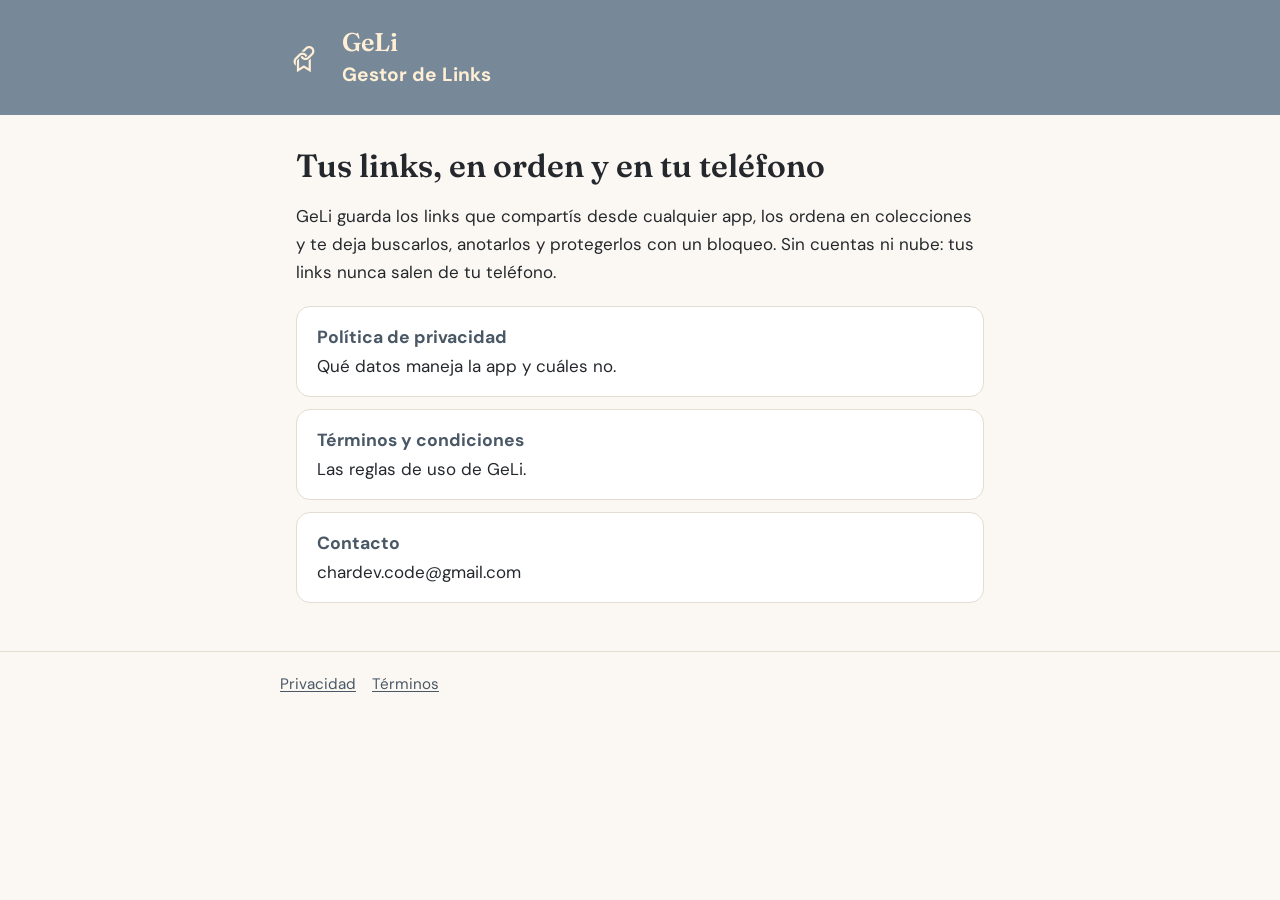
<file: index.html>
<!doctype html>
<html lang="es-AR">
<head>
<meta charset="utf-8">
<meta name="viewport" content="width=device-width, initial-scale=1">
<title>GeLi · Gestor de Links</title>
<meta name="description" content="GeLi guarda y ordena tus links en tu teléfono. Sin cuentas, sin nube: tus links nunca salen de tu teléfono.">
<link rel="icon" href="icono.png">
<link rel="preconnect" href="https://fonts.googleapis.com">
<link rel="preconnect" href="https://fonts.gstatic.com" crossorigin>
<link href="https://fonts.googleapis.com/css2?family=DM+Sans:wght@400;600;700&family=Fraunces:opsz,wght@9..144,600&display=swap" rel="stylesheet">
<link rel="stylesheet" href="estilos.css">
</head>
<body>
<header><div class="wrap"><img src="icono.png" alt=""><div><span class="name">GeLi</span><div class="tag">Gestor de Links</div></div></div></header>
<main class="wrap">
<h1>Tus links, en orden y en tu teléfono</h1>
<p>GeLi guarda los links que compartís desde cualquier app, los ordena en colecciones y te deja buscarlos, anotarlos y protegerlos con un bloqueo. Sin cuentas ni nube: tus links nunca salen de tu teléfono.</p>
<nav class="cards">
<a href="privacidad.html"><strong>Política de privacidad</strong>Qué datos maneja la app y cuáles no.</a>
<a href="terminos.html"><strong>Términos y condiciones</strong>Las reglas de uso de GeLi.</a>
<a href="mailto:chardev.code@gmail.com"><strong>Contacto</strong>chardev.code@gmail.com</a>
</nav>
</main>
<footer><div class="wrap"><a href="privacidad.html">Privacidad</a><a href="terminos.html">Términos</a></div></footer>
</body>
</html>
</file>
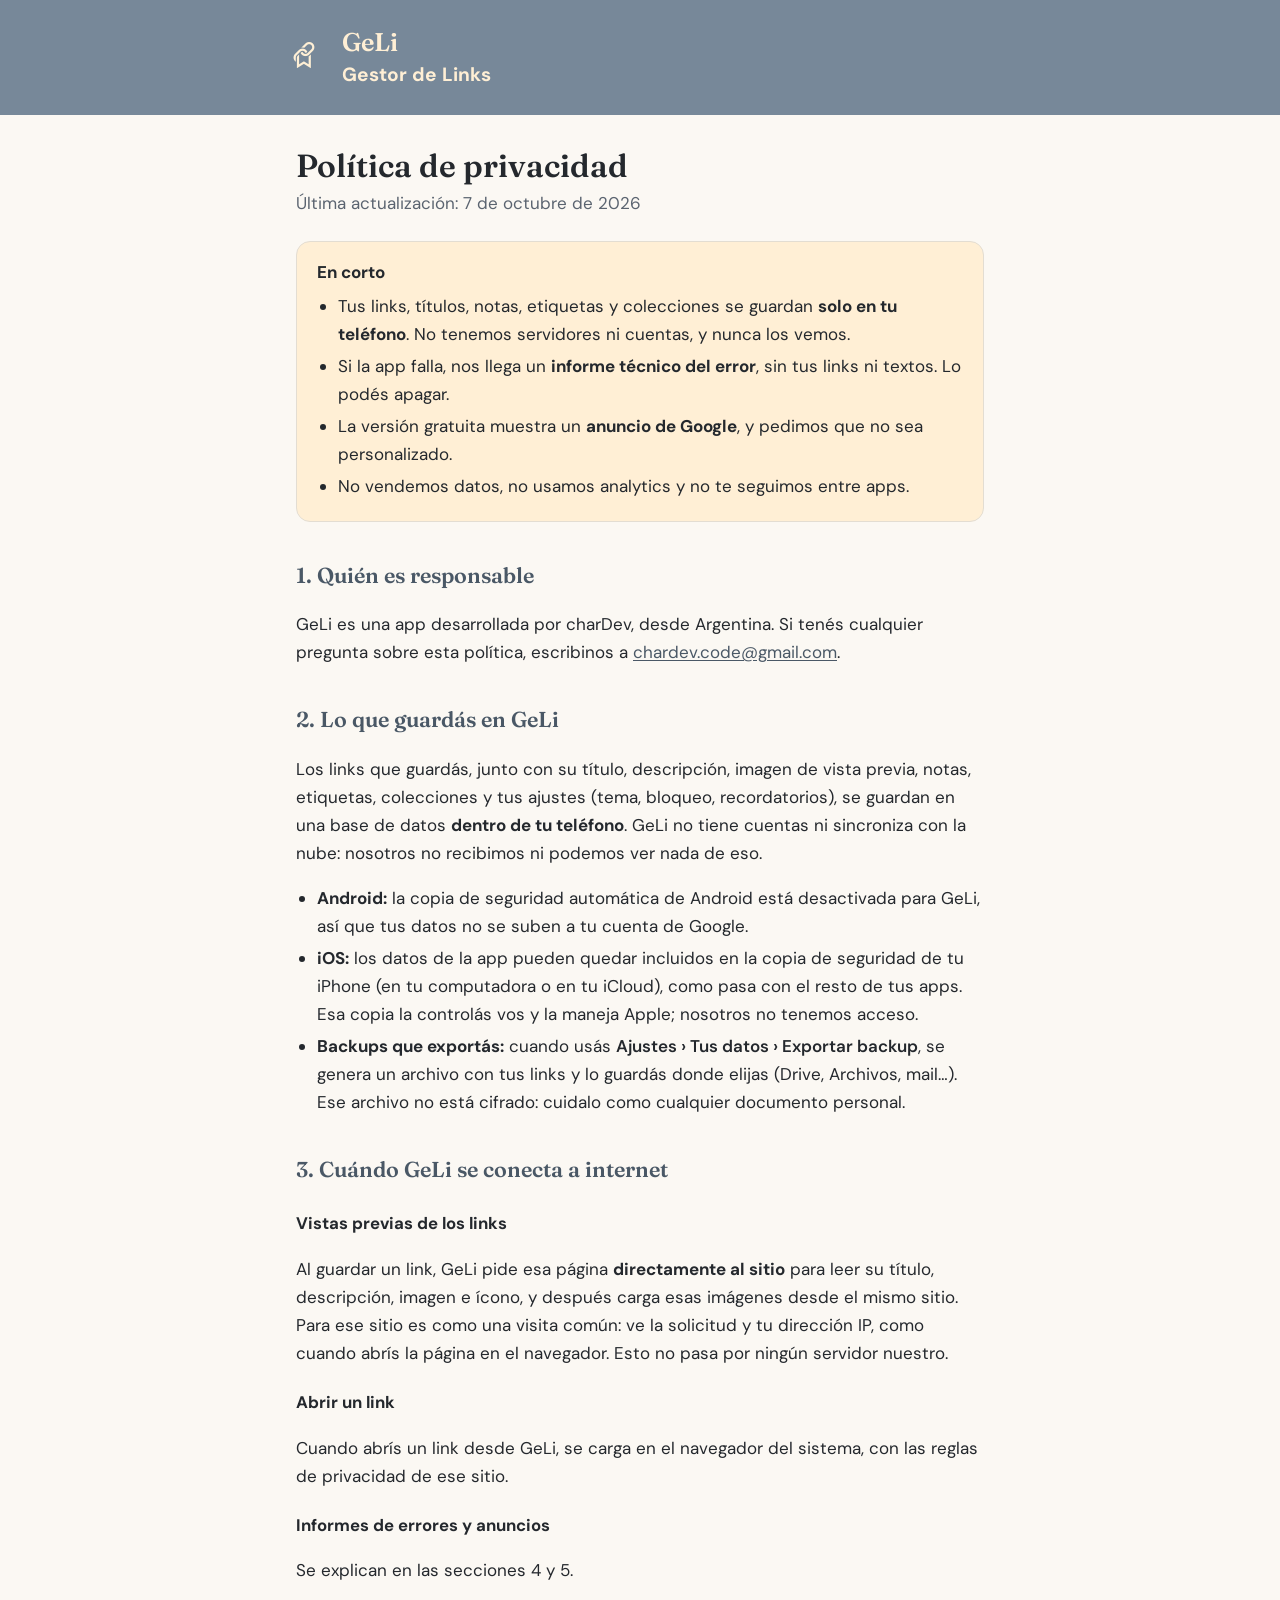
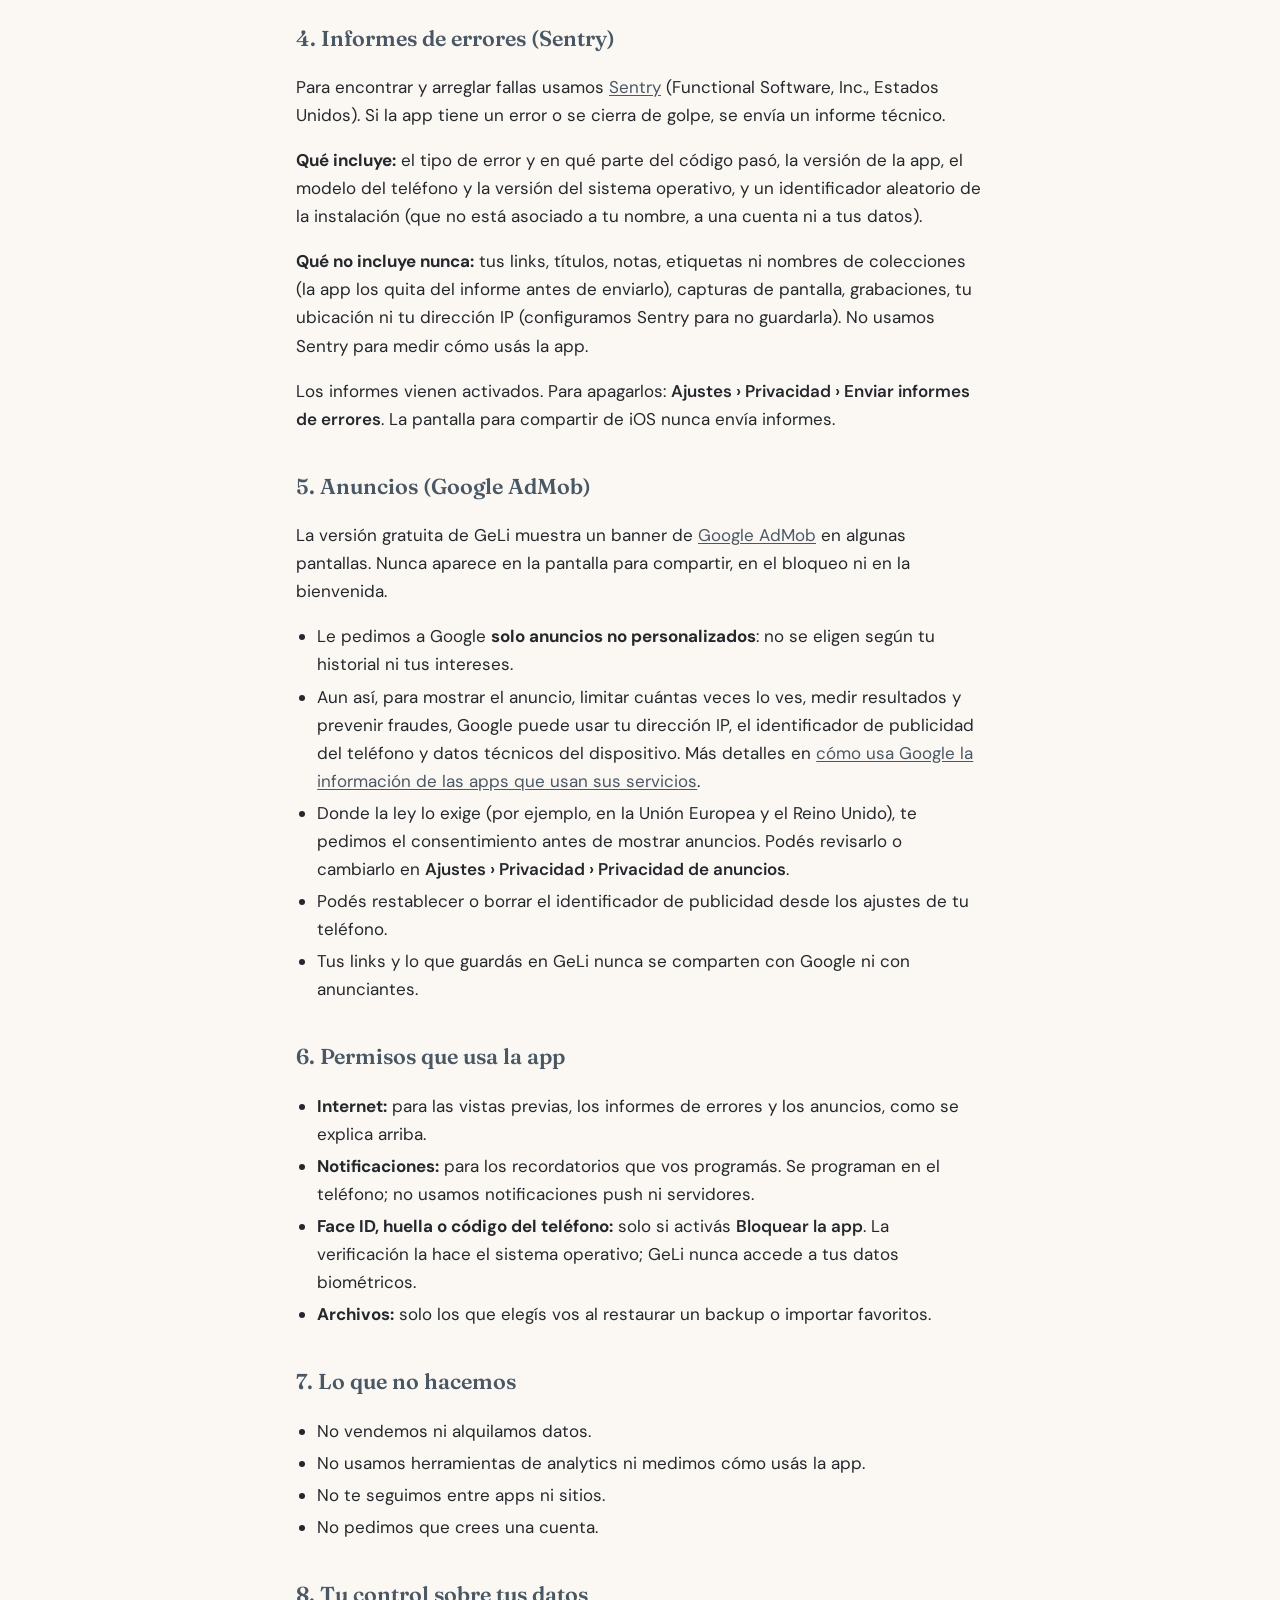
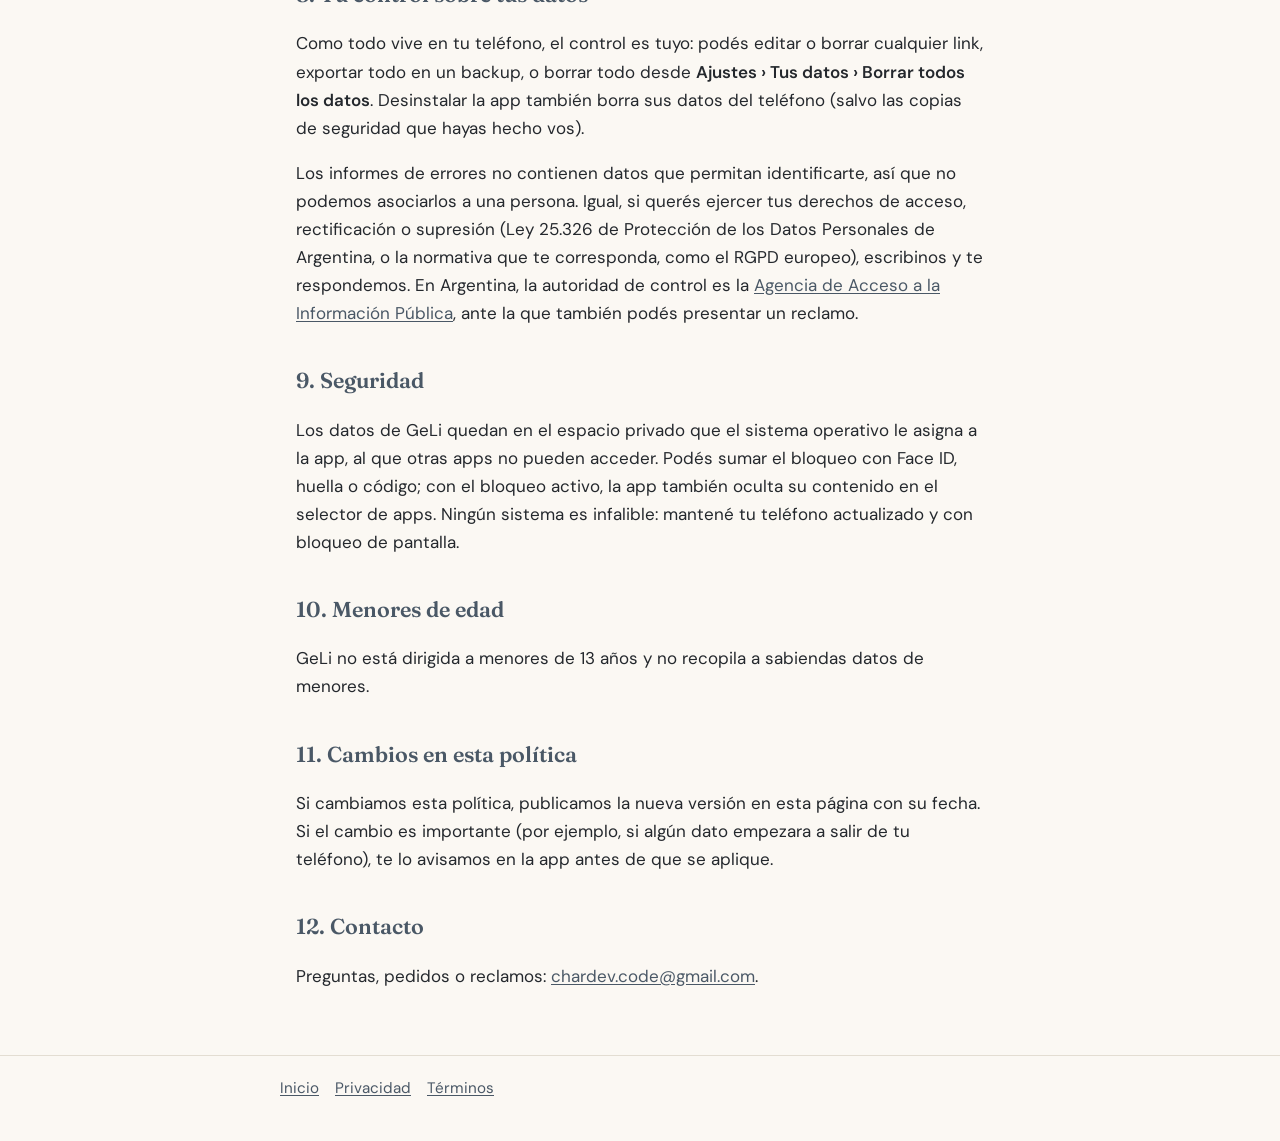
<file: privacidad.html>
<!doctype html>
<html lang="es-AR">
<head>
<meta charset="utf-8">
<meta name="viewport" content="width=device-width, initial-scale=1">
<title>Política de privacidad · GeLi</title>
<meta name="description" content="Qué datos maneja GeLi, el gestor de links privado: tus links nunca salen de tu teléfono.">
<link rel="icon" href="icono.png">
<link rel="preconnect" href="https://fonts.googleapis.com">
<link rel="preconnect" href="https://fonts.gstatic.com" crossorigin>
<link href="https://fonts.googleapis.com/css2?family=DM+Sans:wght@400;600;700&family=Fraunces:opsz,wght@9..144,600&display=swap" rel="stylesheet">
<link rel="stylesheet" href="estilos.css">
</head>
<body>
<header><div class="wrap"><a href="./"><img src="icono.png" alt=""></a><div><a href="./" class="name">GeLi</a><div class="tag">Gestor de Links</div></div></div></header>
<main class="wrap">
<h1>Política de privacidad</h1>
<p class="updated">Última actualización: 7 de octubre de 2026</p>

<div class="summary">
<strong>En corto</strong>
<ul>
<li>Tus links, títulos, notas, etiquetas y colecciones se guardan <strong>solo en tu teléfono</strong>. No tenemos servidores ni cuentas, y nunca los vemos.</li>
<li>Si la app falla, nos llega un <strong>informe técnico del error</strong>, sin tus links ni textos. Lo podés apagar.</li>
<li>La versión gratuita muestra un <strong>anuncio de Google</strong>, y pedimos que no sea personalizado.</li>
<li>No vendemos datos, no usamos analytics y no te seguimos entre apps.</li>
</ul>
</div>

<h2>1. Quién es responsable</h2>
<p>GeLi es una app desarrollada por charDev, desde Argentina. Si tenés cualquier pregunta sobre esta política, escribinos a <a href="mailto:chardev.code@gmail.com">chardev.code@gmail.com</a>.</p>

<h2>2. Lo que guardás en GeLi</h2>
<p>Los links que guardás, junto con su título, descripción, imagen de vista previa, notas, etiquetas, colecciones y tus ajustes (tema, bloqueo, recordatorios), se guardan en una base de datos <strong>dentro de tu teléfono</strong>. GeLi no tiene cuentas ni sincroniza con la nube: nosotros no recibimos ni podemos ver nada de eso.</p>
<ul>
<li><strong>Android:</strong> la copia de seguridad automática de Android está desactivada para GeLi, así que tus datos no se suben a tu cuenta de Google.</li>
<li><strong>iOS:</strong> los datos de la app pueden quedar incluidos en la copia de seguridad de tu iPhone (en tu computadora o en tu iCloud), como pasa con el resto de tus apps. Esa copia la controlás vos y la maneja Apple; nosotros no tenemos acceso.</li>
<li><strong>Backups que exportás:</strong> cuando usás <span class="path">Ajustes › Tus datos › Exportar backup</span>, se genera un archivo con tus links y lo guardás donde elijas (Drive, Archivos, mail…). Ese archivo no está cifrado: cuidalo como cualquier documento personal.</li>
</ul>

<h2>3. Cuándo GeLi se conecta a internet</h2>
<h3>Vistas previas de los links</h3>
<p>Al guardar un link, GeLi pide esa página <strong>directamente al sitio</strong> para leer su título, descripción, imagen e ícono, y después carga esas imágenes desde el mismo sitio. Para ese sitio es como una visita común: ve la solicitud y tu dirección IP, como cuando abrís la página en el navegador. Esto no pasa por ningún servidor nuestro.</p>
<h3>Abrir un link</h3>
<p>Cuando abrís un link desde GeLi, se carga en el navegador del sistema, con las reglas de privacidad de ese sitio.</p>
<h3>Informes de errores y anuncios</h3>
<p>Se explican en las secciones 4 y 5.</p>

<h2>4. Informes de errores (Sentry)</h2>
<p>Para encontrar y arreglar fallas usamos <a href="https://sentry.io/privacy/">Sentry</a> (Functional Software, Inc., Estados Unidos). Si la app tiene un error o se cierra de golpe, se envía un informe técnico.</p>
<p><strong>Qué incluye:</strong> el tipo de error y en qué parte del código pasó, la versión de la app, el modelo del teléfono y la versión del sistema operativo, y un identificador aleatorio de la instalación (que no está asociado a tu nombre, a una cuenta ni a tus datos).</p>
<p><strong>Qué no incluye nunca:</strong> tus links, títulos, notas, etiquetas ni nombres de colecciones (la app los quita del informe antes de enviarlo), capturas de pantalla, grabaciones, tu ubicación ni tu dirección IP (configuramos Sentry para no guardarla). No usamos Sentry para medir cómo usás la app.</p>
<p>Los informes vienen activados. Para apagarlos: <span class="path">Ajustes › Privacidad › Enviar informes de errores</span>. La pantalla para compartir de iOS nunca envía informes.</p>

<h2>5. Anuncios (Google AdMob)</h2>
<p>La versión gratuita de GeLi muestra un banner de <a href="https://policies.google.com/technologies/ads">Google AdMob</a> en algunas pantallas. Nunca aparece en la pantalla para compartir, en el bloqueo ni en la bienvenida.</p>
<ul>
<li>Le pedimos a Google <strong>solo anuncios no personalizados</strong>: no se eligen según tu historial ni tus intereses.</li>
<li>Aun así, para mostrar el anuncio, limitar cuántas veces lo ves, medir resultados y prevenir fraudes, Google puede usar tu dirección IP, el identificador de publicidad del teléfono y datos técnicos del dispositivo. Más detalles en <a href="https://policies.google.com/technologies/partner-sites">cómo usa Google la información de las apps que usan sus servicios</a>.</li>
<li>Donde la ley lo exige (por ejemplo, en la Unión Europea y el Reino Unido), te pedimos el consentimiento antes de mostrar anuncios. Podés revisarlo o cambiarlo en <span class="path">Ajustes › Privacidad › Privacidad de anuncios</span>.</li>
<li>Podés restablecer o borrar el identificador de publicidad desde los ajustes de tu teléfono.</li>
<li>Tus links y lo que guardás en GeLi nunca se comparten con Google ni con anunciantes.</li>
</ul>

<h2>6. Permisos que usa la app</h2>
<ul>
<li><strong>Internet:</strong> para las vistas previas, los informes de errores y los anuncios, como se explica arriba.</li>
<li><strong>Notificaciones:</strong> para los recordatorios que vos programás. Se programan en el teléfono; no usamos notificaciones push ni servidores.</li>
<li><strong>Face ID, huella o código del teléfono:</strong> solo si activás <span class="path">Bloquear la app</span>. La verificación la hace el sistema operativo; GeLi nunca accede a tus datos biométricos.</li>
<li><strong>Archivos:</strong> solo los que elegís vos al restaurar un backup o importar favoritos.</li>
</ul>

<h2>7. Lo que no hacemos</h2>
<ul>
<li>No vendemos ni alquilamos datos.</li>
<li>No usamos herramientas de analytics ni medimos cómo usás la app.</li>
<li>No te seguimos entre apps ni sitios.</li>
<li>No pedimos que crees una cuenta.</li>
</ul>

<h2>8. Tu control sobre tus datos</h2>
<p>Como todo vive en tu teléfono, el control es tuyo: podés editar o borrar cualquier link, exportar todo en un backup, o borrar todo desde <span class="path">Ajustes › Tus datos › Borrar todos los datos</span>. Desinstalar la app también borra sus datos del teléfono (salvo las copias de seguridad que hayas hecho vos).</p>
<p>Los informes de errores no contienen datos que permitan identificarte, así que no podemos asociarlos a una persona. Igual, si querés ejercer tus derechos de acceso, rectificación o supresión (Ley 25.326 de Protección de los Datos Personales de Argentina, o la normativa que te corresponda, como el RGPD europeo), escribinos y te respondemos. En Argentina, la autoridad de control es la <a href="https://www.argentina.gob.ar/aaip">Agencia de Acceso a la Información Pública</a>, ante la que también podés presentar un reclamo.</p>

<h2>9. Seguridad</h2>
<p>Los datos de GeLi quedan en el espacio privado que el sistema operativo le asigna a la app, al que otras apps no pueden acceder. Podés sumar el bloqueo con Face ID, huella o código; con el bloqueo activo, la app también oculta su contenido en el selector de apps. Ningún sistema es infalible: mantené tu teléfono actualizado y con bloqueo de pantalla.</p>

<h2>10. Menores de edad</h2>
<p>GeLi no está dirigida a menores de 13 años y no recopila a sabiendas datos de menores.</p>

<h2>11. Cambios en esta política</h2>
<p>Si cambiamos esta política, publicamos la nueva versión en esta página con su fecha. Si el cambio es importante (por ejemplo, si algún dato empezara a salir de tu teléfono), te lo avisamos en la app antes de que se aplique.</p>

<h2>12. Contacto</h2>
<p>Preguntas, pedidos o reclamos: <a href="mailto:chardev.code@gmail.com">chardev.code@gmail.com</a>.</p>
</main>
<footer><div class="wrap"><a href="./">Inicio</a><a href="privacidad.html">Privacidad</a><a href="terminos.html">Términos</a></div></footer>
</body>
</html>
</file>
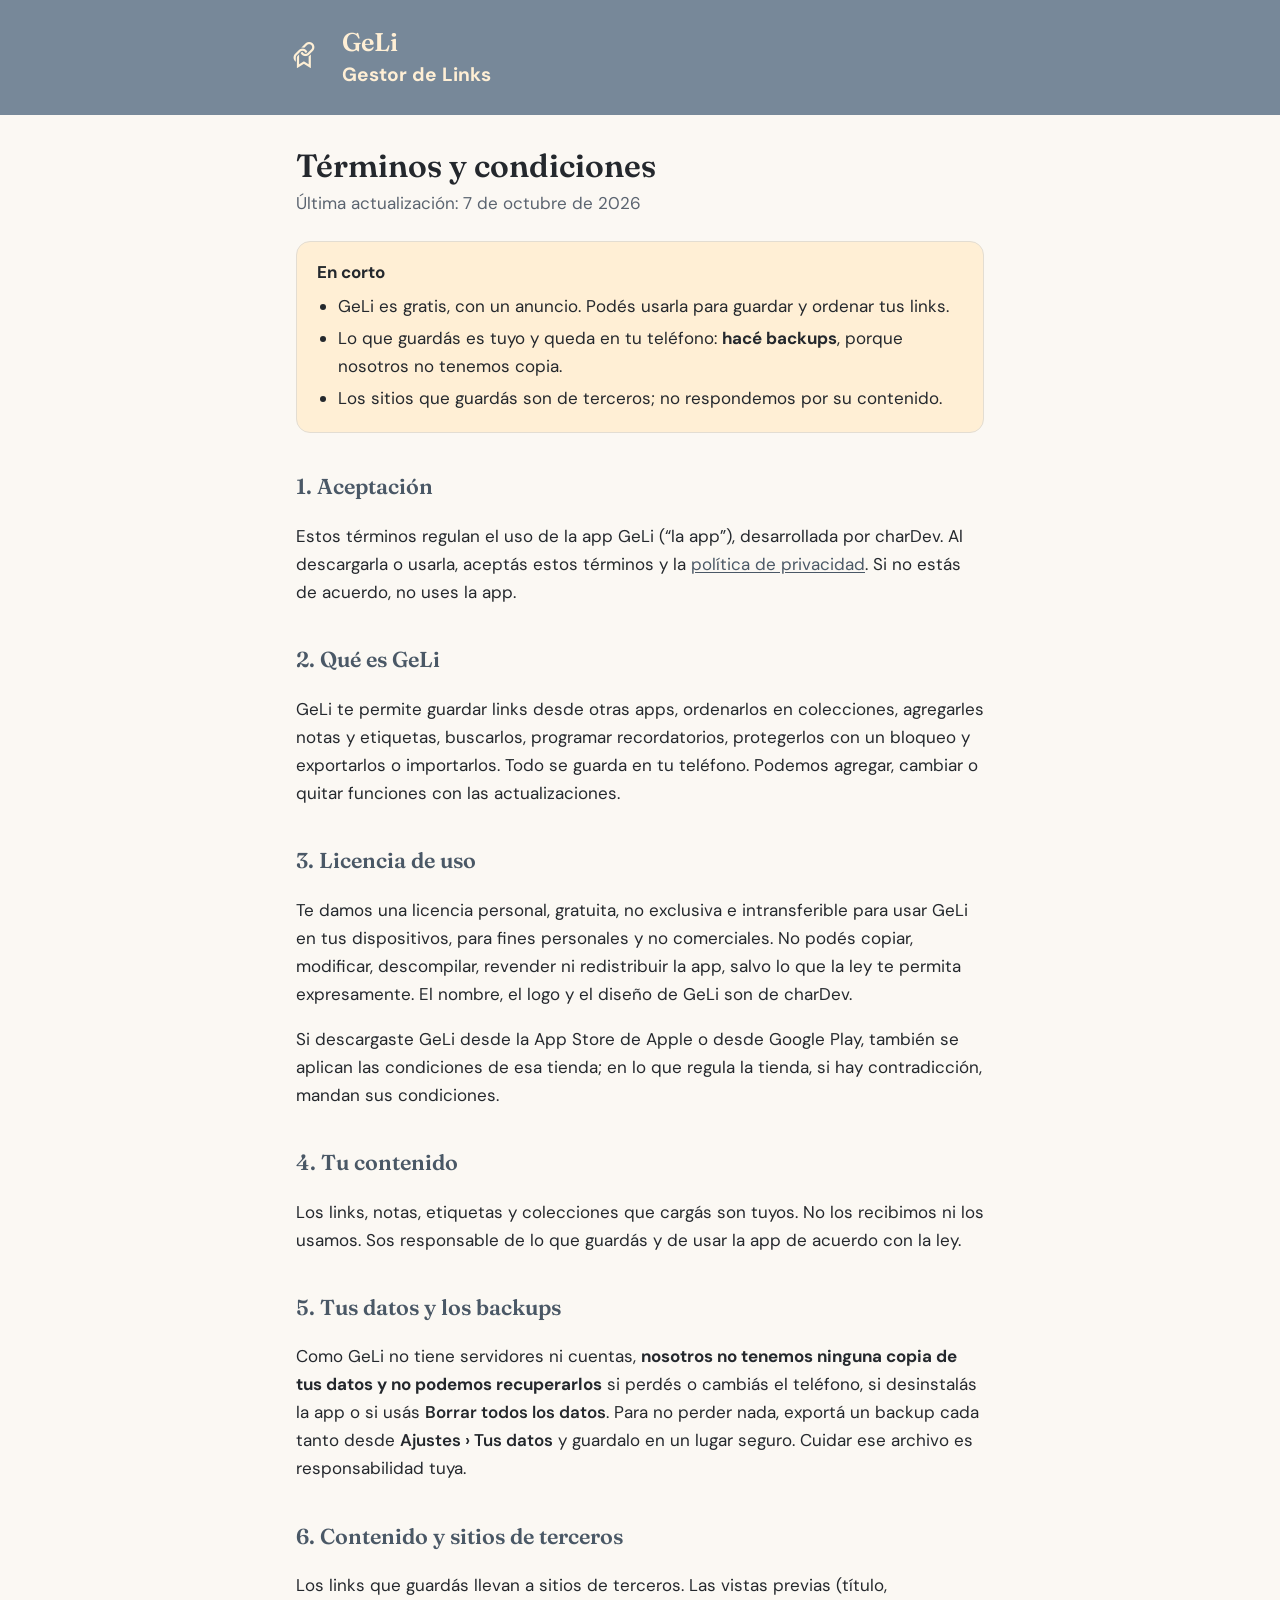
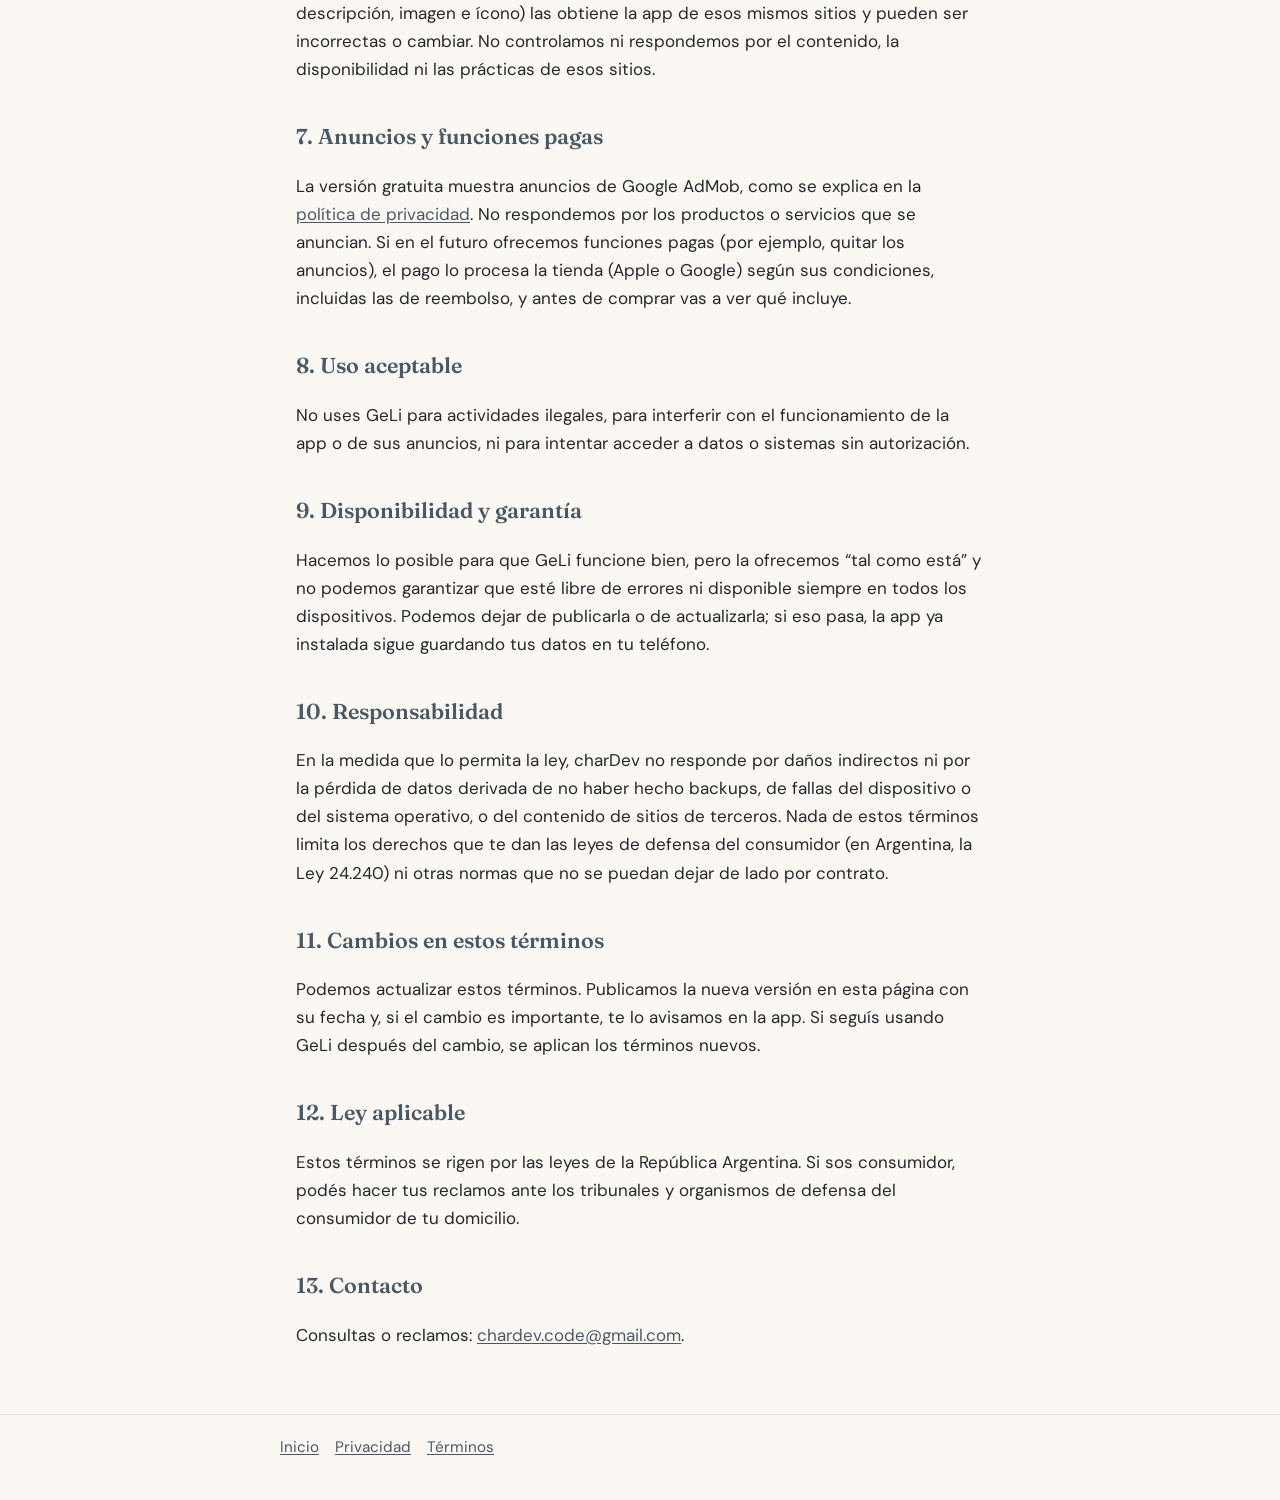
<file: terminos.html>
<!doctype html>
<html lang="es-AR">
<head>
<meta charset="utf-8">
<meta name="viewport" content="width=device-width, initial-scale=1">
<title>Términos y condiciones · GeLi</title>
<meta name="description" content="Términos y condiciones de uso de GeLi, el gestor de links privado.">
<link rel="icon" href="icono.png">
<link rel="preconnect" href="https://fonts.googleapis.com">
<link rel="preconnect" href="https://fonts.gstatic.com" crossorigin>
<link href="https://fonts.googleapis.com/css2?family=DM+Sans:wght@400;600;700&family=Fraunces:opsz,wght@9..144,600&display=swap" rel="stylesheet">
<link rel="stylesheet" href="estilos.css">
</head>
<body>
<header><div class="wrap"><a href="./"><img src="icono.png" alt=""></a><div><a href="./" class="name">GeLi</a><div class="tag">Gestor de Links</div></div></div></header>
<main class="wrap">
<h1>Términos y condiciones</h1>
<p class="updated">Última actualización: 7 de octubre de 2026</p>

<div class="summary">
<strong>En corto</strong>
<ul>
<li>GeLi es gratis, con un anuncio. Podés usarla para guardar y ordenar tus links.</li>
<li>Lo que guardás es tuyo y queda en tu teléfono: <strong>hacé backups</strong>, porque nosotros no tenemos copia.</li>
<li>Los sitios que guardás son de terceros; no respondemos por su contenido.</li>
</ul>
</div>

<h2>1. Aceptación</h2>
<p>Estos términos regulan el uso de la app GeLi (“la app”), desarrollada por charDev. Al descargarla o usarla, aceptás estos términos y la <a href="privacidad.html">política de privacidad</a>. Si no estás de acuerdo, no uses la app.</p>

<h2>2. Qué es GeLi</h2>
<p>GeLi te permite guardar links desde otras apps, ordenarlos en colecciones, agregarles notas y etiquetas, buscarlos, programar recordatorios, protegerlos con un bloqueo y exportarlos o importarlos. Todo se guarda en tu teléfono. Podemos agregar, cambiar o quitar funciones con las actualizaciones.</p>

<h2>3. Licencia de uso</h2>
<p>Te damos una licencia personal, gratuita, no exclusiva e intransferible para usar GeLi en tus dispositivos, para fines personales y no comerciales. No podés copiar, modificar, descompilar, revender ni redistribuir la app, salvo lo que la ley te permita expresamente. El nombre, el logo y el diseño de GeLi son de charDev.</p>
<p>Si descargaste GeLi desde la App Store de Apple o desde Google Play, también se aplican las condiciones de esa tienda; en lo que regula la tienda, si hay contradicción, mandan sus condiciones.</p>

<h2>4. Tu contenido</h2>
<p>Los links, notas, etiquetas y colecciones que cargás son tuyos. No los recibimos ni los usamos. Sos responsable de lo que guardás y de usar la app de acuerdo con la ley.</p>

<h2>5. Tus datos y los backups</h2>
<p>Como GeLi no tiene servidores ni cuentas, <strong>nosotros no tenemos ninguna copia de tus datos y no podemos recuperarlos</strong> si perdés o cambiás el teléfono, si desinstalás la app o si usás <span class="path">Borrar todos los datos</span>. Para no perder nada, exportá un backup cada tanto desde <span class="path">Ajustes › Tus datos</span> y guardalo en un lugar seguro. Cuidar ese archivo es responsabilidad tuya.</p>

<h2>6. Contenido y sitios de terceros</h2>
<p>Los links que guardás llevan a sitios de terceros. Las vistas previas (título, descripción, imagen e ícono) las obtiene la app de esos mismos sitios y pueden ser incorrectas o cambiar. No controlamos ni respondemos por el contenido, la disponibilidad ni las prácticas de esos sitios.</p>

<h2>7. Anuncios y funciones pagas</h2>
<p>La versión gratuita muestra anuncios de Google AdMob, como se explica en la <a href="privacidad.html">política de privacidad</a>. No respondemos por los productos o servicios que se anuncian. Si en el futuro ofrecemos funciones pagas (por ejemplo, quitar los anuncios), el pago lo procesa la tienda (Apple o Google) según sus condiciones, incluidas las de reembolso, y antes de comprar vas a ver qué incluye.</p>

<h2>8. Uso aceptable</h2>
<p>No uses GeLi para actividades ilegales, para interferir con el funcionamiento de la app o de sus anuncios, ni para intentar acceder a datos o sistemas sin autorización.</p>

<h2>9. Disponibilidad y garantía</h2>
<p>Hacemos lo posible para que GeLi funcione bien, pero la ofrecemos “tal como está” y no podemos garantizar que esté libre de errores ni disponible siempre en todos los dispositivos. Podemos dejar de publicarla o de actualizarla; si eso pasa, la app ya instalada sigue guardando tus datos en tu teléfono.</p>

<h2>10. Responsabilidad</h2>
<p>En la medida que lo permita la ley, charDev no responde por daños indirectos ni por la pérdida de datos derivada de no haber hecho backups, de fallas del dispositivo o del sistema operativo, o del contenido de sitios de terceros. Nada de estos términos limita los derechos que te dan las leyes de defensa del consumidor (en Argentina, la Ley 24.240) ni otras normas que no se puedan dejar de lado por contrato.</p>

<h2>11. Cambios en estos términos</h2>
<p>Podemos actualizar estos términos. Publicamos la nueva versión en esta página con su fecha y, si el cambio es importante, te lo avisamos en la app. Si seguís usando GeLi después del cambio, se aplican los términos nuevos.</p>

<h2>12. Ley aplicable</h2>
<p>Estos términos se rigen por las leyes de la República Argentina. Si sos consumidor, podés hacer tus reclamos ante los tribunales y organismos de defensa del consumidor de tu domicilio.</p>

<h2>13. Contacto</h2>
<p>Consultas o reclamos: <a href="mailto:chardev.code@gmail.com">chardev.code@gmail.com</a>.</p>
</main>
<footer><div class="wrap"><a href="./">Inicio</a><a href="privacidad.html">Privacidad</a><a href="terminos.html">Términos</a></div></footer>
</body>
</html>
</file>
<file: estilos.css>
/* Páginas legales de GeLi. Paleta de la marca (D26): slate #778899 y papaya #FFEFD5. */
:root {
  --bg: #fbf8f3;
  --surface: #ffffff;
  --text: #24282d;
  --muted: #5b6470;
  --brand: #778899;
  --brand-ink: #4a5866;
  --accent-bg: #ffefd5;
  --border: #e3ddd2;
  --todo: #b3261e;
}
@media (prefers-color-scheme: dark) {
  :root {
    --bg: #1b1f24;
    --surface: #23282e;
    --text: #ece7de;
    --muted: #a9b1bb;
    --brand: #9fb0c1;
    --brand-ink: #c3cfdb;
    --accent-bg: #2e3640;
    --border: #39414a;
    --todo: #ff8a80;
  }
}
* { box-sizing: border-box; }
html { -webkit-text-size-adjust: 100%; }
body {
  margin: 0;
  background: var(--bg);
  color: var(--text);
  font-family: 'DM Sans', system-ui, -apple-system, 'Segoe UI', Roboto, sans-serif;
  font-size: 1.0625rem;
  line-height: 1.65;
}
header {
  background: #778899;
  color: #ffefd5;
  padding: 28px 16px 24px;
}
header .wrap { display: flex; align-items: center; gap: 14px; }
header img { width: 48px; height: 48px; border-radius: 12px; flex: none; }
header a { color: inherit; text-decoration: none; }
header .name { font-family: 'Fraunces', Georgia, serif; font-size: 1.6rem; font-weight: 600; line-height: 1.1; }
/* Papaya sobre slate da ~3,2:1: alcanza solo como texto grande (≥ 18,7 px en negrita). */
header .tag { font-size: 1.2rem; font-weight: 700; }
.wrap { max-width: 720px; margin: 0 auto; }
main { padding: 32px 16px 48px; }
h1 { font-family: 'Fraunces', Georgia, serif; font-weight: 600; font-size: 2rem; line-height: 1.2; margin: 0 0 4px; }
h2 { font-family: 'Fraunces', Georgia, serif; font-weight: 600; font-size: 1.35rem; margin: 36px 0 8px; color: var(--brand-ink); }
h3 { font-size: 1.05rem; margin: 22px 0 4px; }
p, li { max-width: 68ch; }
ul { padding-left: 1.25em; }
li { margin: 4px 0; }
a { color: var(--brand-ink); text-underline-offset: 2px; }
.updated { color: var(--muted); margin: 0 0 24px; }
.summary {
  background: var(--accent-bg);
  border: 1px solid var(--border);
  border-radius: 14px;
  padding: 16px 20px;
  margin: 0 0 8px;
}
.summary ul { margin: 6px 0 0; }
.path { font-weight: 600; }
nav.cards { display: grid; gap: 12px; margin-top: 20px; }
nav.cards a {
  display: block;
  background: var(--surface);
  border: 1px solid var(--border);
  border-radius: 14px;
  padding: 16px 20px;
  text-decoration: none;
  color: var(--text);
}
nav.cards a strong { display: block; font-size: 1.1rem; color: var(--brand-ink); }
footer { border-top: 1px solid var(--border); color: var(--muted); font-size: 0.95rem; padding: 20px 16px 40px; }
footer a { margin-right: 16px; }
</file>
